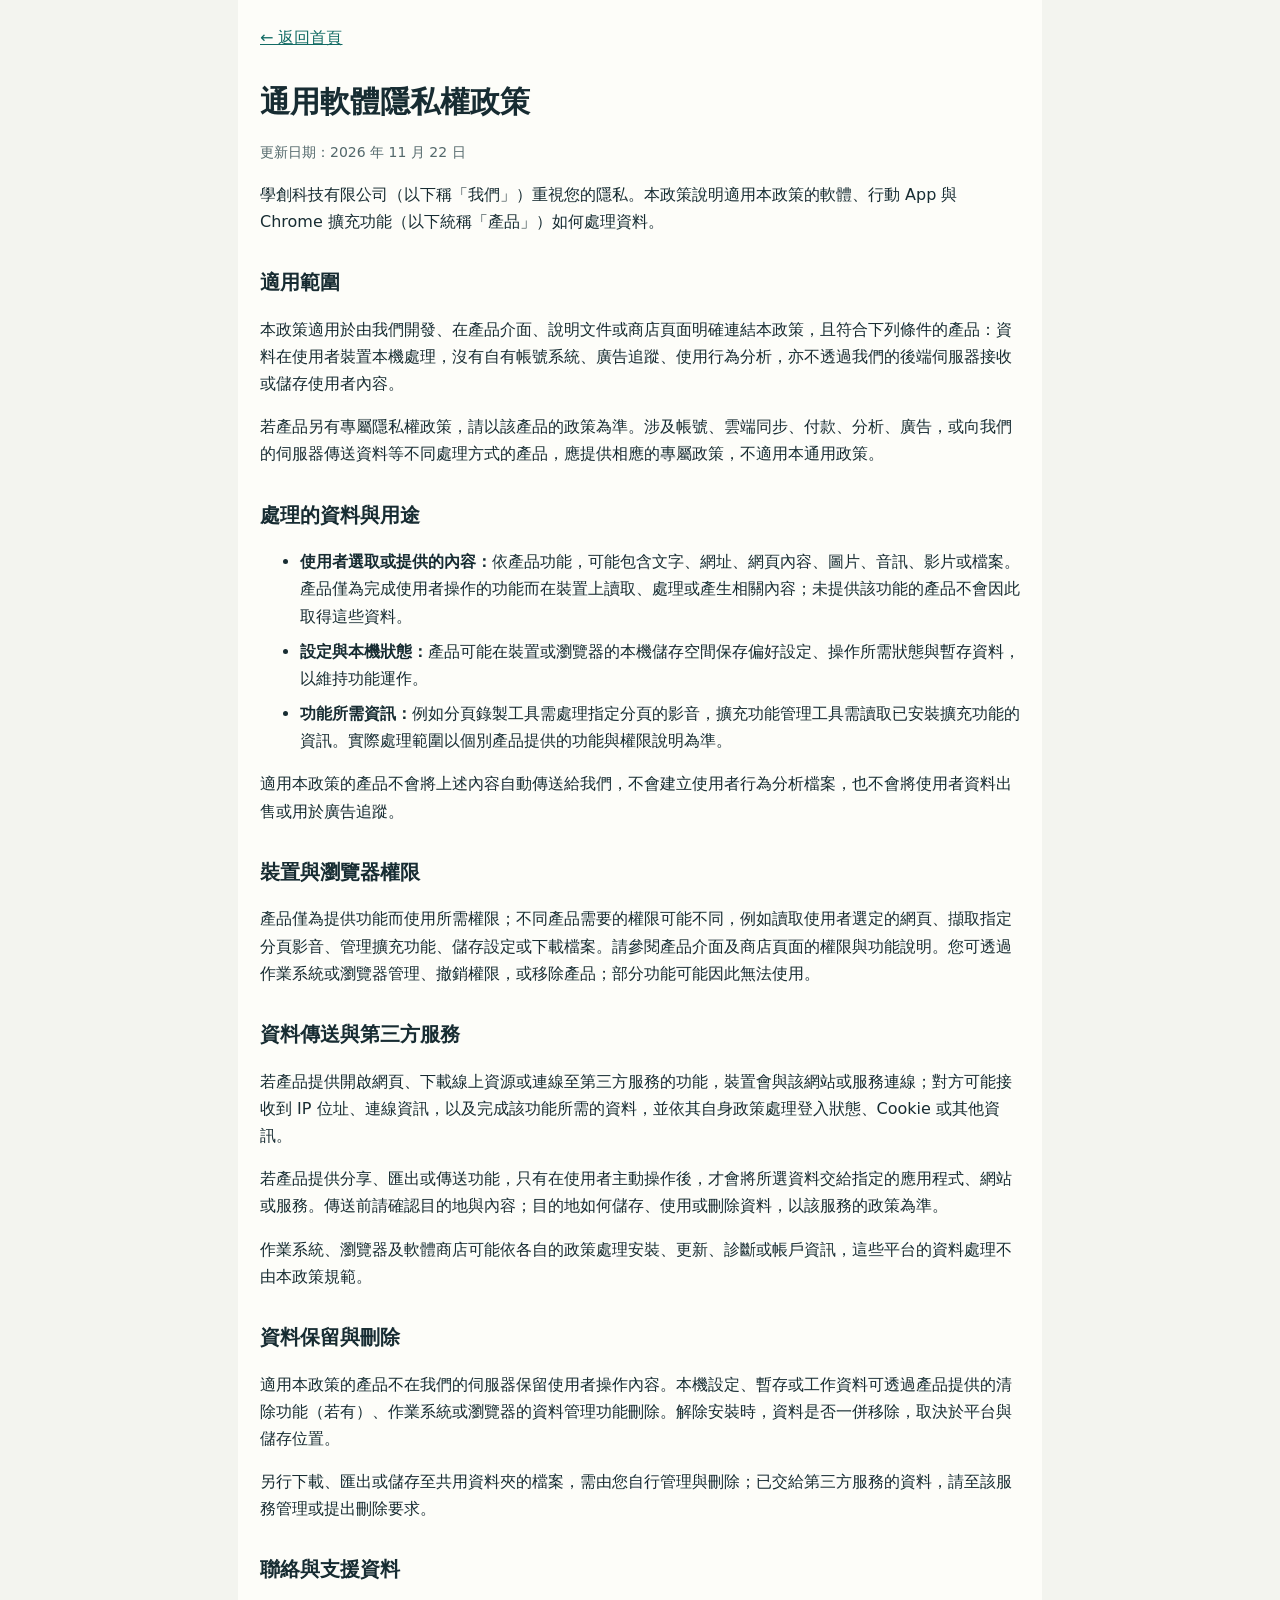
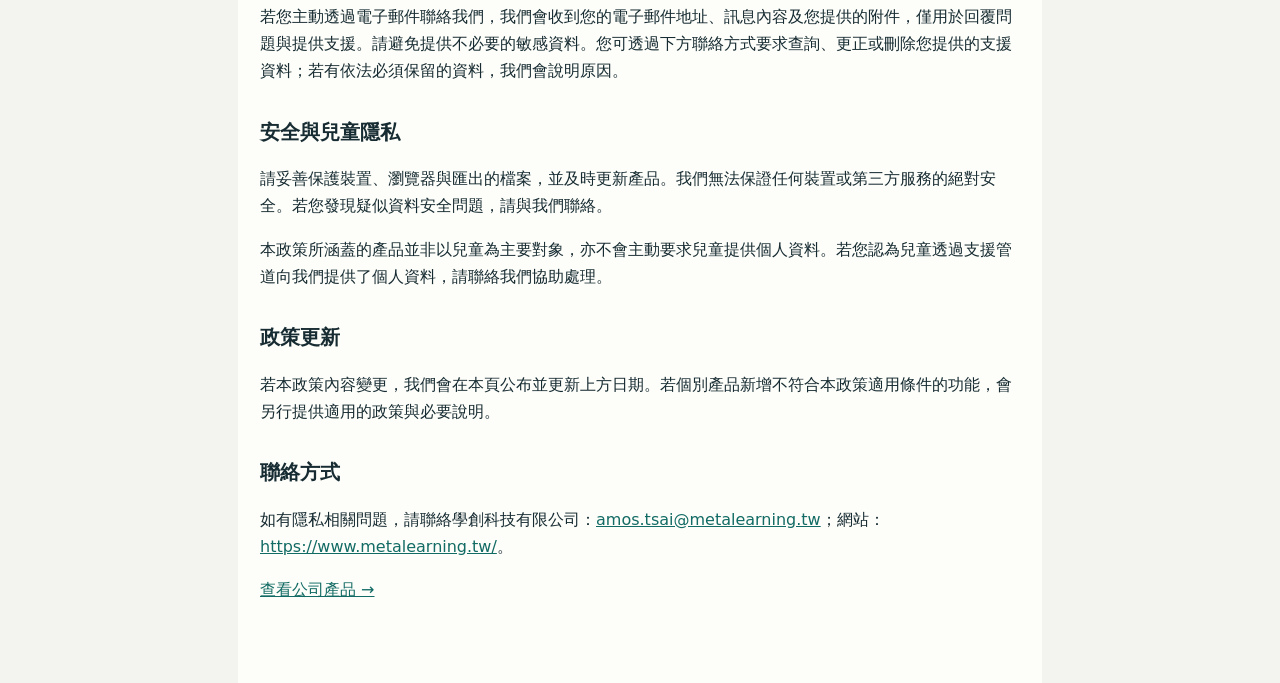
<file: privacy-policy.html>
<!doctype html>
<html lang="zh-Hant">
<head>
  <meta charset="UTF-8">
  <meta name="viewport" content="width=device-width,initial-scale=1">
  <title>通用軟體隱私權政策 | 學創科技有限公司</title>
  <meta name="description" content="學創科技有限公司通用軟體隱私權政策，說明適用軟體、App 與 Chrome 擴充功能的本機資料處理、權限、第三方服務與刪除方式。">
  <link rel="canonical" href="https://www.metalearning.tw/privacy-policy.html">
  <style>body{margin:0;background:#f3f4ef;color:#172c32;font:16px/1.7 system-ui,-apple-system,"Noto Sans TC",sans-serif}main{max-width:760px;margin:auto;padding:24px 22px 64px;background:#fdfdf9;min-height:100vh}h1{font-size:30px;line-height:1.25}h2{font-size:20px;margin-top:30px}a{color:#126b64}li{margin:8px 0}.meta{color:#53686b;font-size:14px}.back{display:inline-block;margin-bottom:12px}</style>
</head>
<body><main>
  <a class="back" href="/">← 返回首頁</a>
  <h1>通用軟體隱私權政策</h1>
  <p class="meta">更新日期：2026 年 11 月 22 日</p>
  <p>學創科技有限公司（以下稱「我們」）重視您的隱私。本政策說明適用本政策的軟體、行動 App 與 Chrome 擴充功能（以下統稱「產品」）如何處理資料。</p>

  <h2>適用範圍</h2>
  <p>本政策適用於由我們開發、在產品介面、說明文件或商店頁面明確連結本政策，且符合下列條件的產品：資料在使用者裝置本機處理，沒有自有帳號系統、廣告追蹤、使用行為分析，亦不透過我們的後端伺服器接收或儲存使用者內容。</p>
  <p>若產品另有專屬隱私權政策，請以該產品的政策為準。涉及帳號、雲端同步、付款、分析、廣告，或向我們的伺服器傳送資料等不同處理方式的產品，應提供相應的專屬政策，不適用本通用政策。</p>

  <h2>處理的資料與用途</h2>
  <ul>
    <li><strong>使用者選取或提供的內容：</strong>依產品功能，可能包含文字、網址、網頁內容、圖片、音訊、影片或檔案。產品僅為完成使用者操作的功能而在裝置上讀取、處理或產生相關內容；未提供該功能的產品不會因此取得這些資料。</li>
    <li><strong>設定與本機狀態：</strong>產品可能在裝置或瀏覽器的本機儲存空間保存偏好設定、操作所需狀態與暫存資料，以維持功能運作。</li>
    <li><strong>功能所需資訊：</strong>例如分頁錄製工具需處理指定分頁的影音，擴充功能管理工具需讀取已安裝擴充功能的資訊。實際處理範圍以個別產品提供的功能與權限說明為準。</li>
  </ul>
  <p>適用本政策的產品不會將上述內容自動傳送給我們，不會建立使用者行為分析檔案，也不會將使用者資料出售或用於廣告追蹤。</p>

  <h2>裝置與瀏覽器權限</h2>
  <p>產品僅為提供功能而使用所需權限；不同產品需要的權限可能不同，例如讀取使用者選定的網頁、擷取指定分頁影音、管理擴充功能、儲存設定或下載檔案。請參閱產品介面及商店頁面的權限與功能說明。您可透過作業系統或瀏覽器管理、撤銷權限，或移除產品；部分功能可能因此無法使用。</p>

  <h2>資料傳送與第三方服務</h2>
  <p>若產品提供開啟網頁、下載線上資源或連線至第三方服務的功能，裝置會與該網站或服務連線；對方可能接收到 IP 位址、連線資訊，以及完成該功能所需的資料，並依其自身政策處理登入狀態、Cookie 或其他資訊。</p>
  <p>若產品提供分享、匯出或傳送功能，只有在使用者主動操作後，才會將所選資料交給指定的應用程式、網站或服務。傳送前請確認目的地與內容；目的地如何儲存、使用或刪除資料，以該服務的政策為準。</p>
  <p>作業系統、瀏覽器及軟體商店可能依各自的政策處理安裝、更新、診斷或帳戶資訊，這些平台的資料處理不由本政策規範。</p>

  <h2>資料保留與刪除</h2>
  <p>適用本政策的產品不在我們的伺服器保留使用者操作內容。本機設定、暫存或工作資料可透過產品提供的清除功能（若有）、作業系統或瀏覽器的資料管理功能刪除。解除安裝時，資料是否一併移除，取決於平台與儲存位置。</p>
  <p>另行下載、匯出或儲存至共用資料夾的檔案，需由您自行管理與刪除；已交給第三方服務的資料，請至該服務管理或提出刪除要求。</p>

  <h2>聯絡與支援資料</h2>
  <p>若您主動透過電子郵件聯絡我們，我們會收到您的電子郵件地址、訊息內容及您提供的附件，僅用於回覆問題與提供支援。請避免提供不必要的敏感資料。您可透過下方聯絡方式要求查詢、更正或刪除您提供的支援資料；若有依法必須保留的資料，我們會說明原因。</p>

  <h2>安全與兒童隱私</h2>
  <p>請妥善保護裝置、瀏覽器與匯出的檔案，並及時更新產品。我們無法保證任何裝置或第三方服務的絕對安全。若您發現疑似資料安全問題，請與我們聯絡。</p>
  <p>本政策所涵蓋的產品並非以兒童為主要對象，亦不會主動要求兒童提供個人資料。若您認為兒童透過支援管道向我們提供了個人資料，請聯絡我們協助處理。</p>

  <h2>政策更新</h2>
  <p>若本政策內容變更，我們會在本頁公布並更新上方日期。若個別產品新增不符合本政策適用條件的功能，會另行提供適用的政策與必要說明。</p>

  <h2>聯絡方式</h2>
  <p>如有隱私相關問題，請聯絡學創科技有限公司：<a href="mailto:amos.tsai@metalearning.tw">amos.tsai@metalearning.tw</a>；網站：<a href="https://www.metalearning.tw/">https://www.metalearning.tw/</a>。</p>
  <p><a href="/products.html">查看公司產品 →</a></p>
</main></body>
</html>
</file>
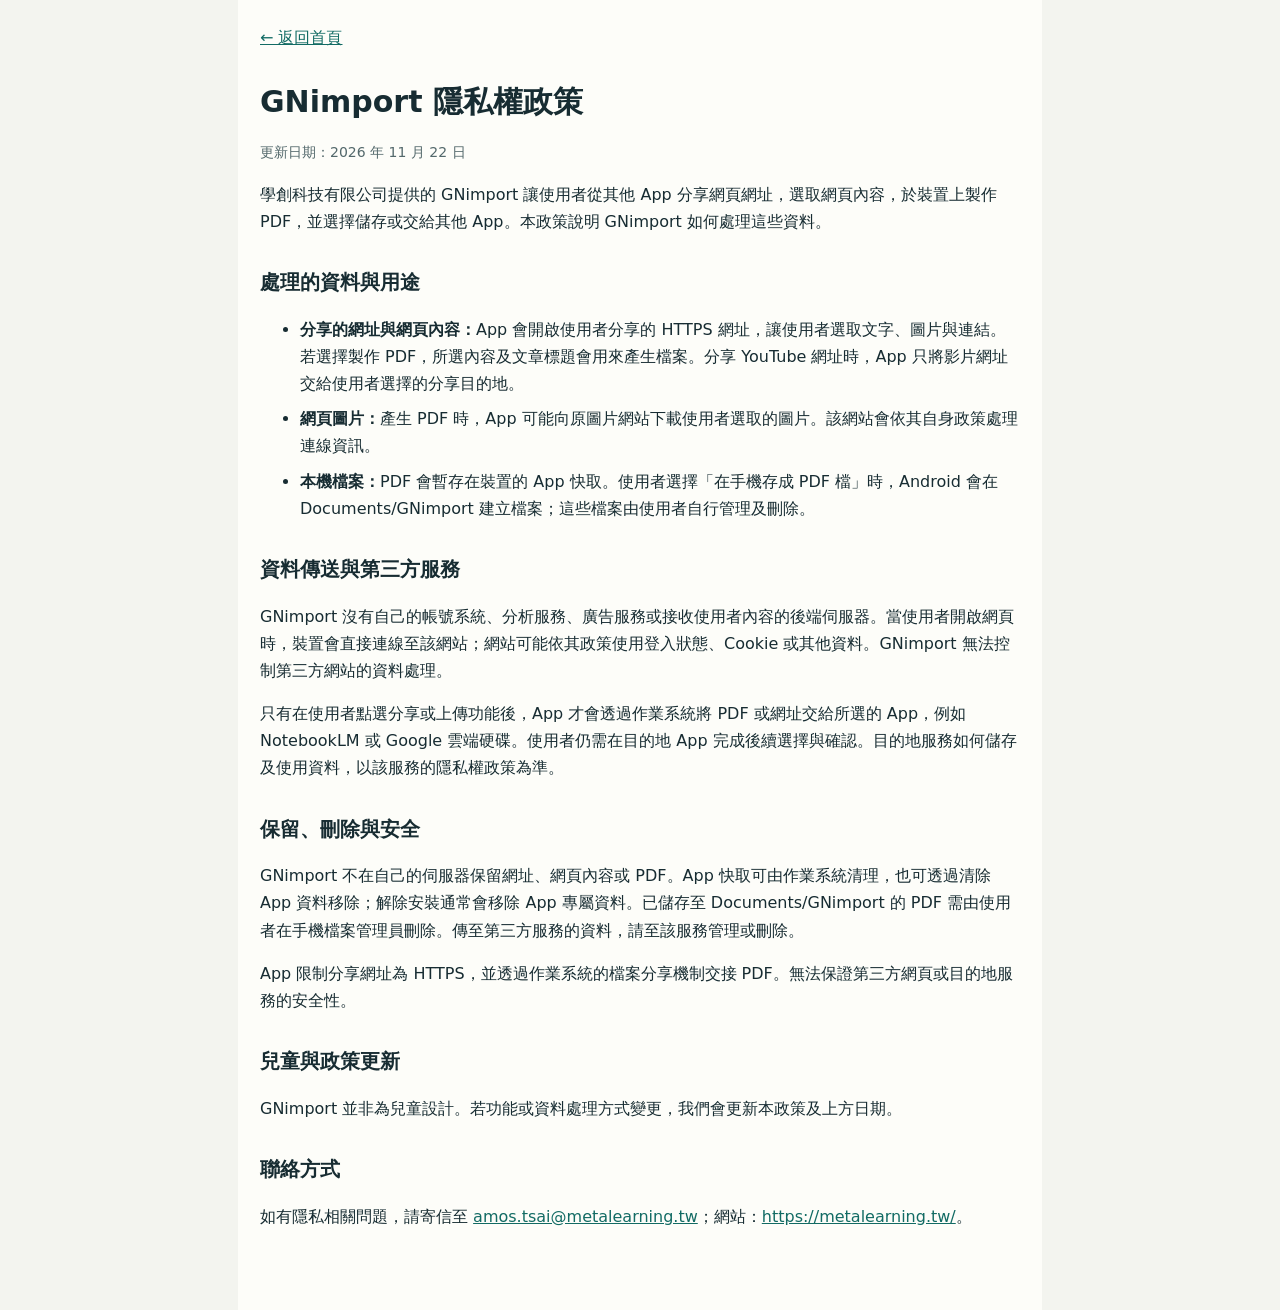
<file: apps/gnimport/privacy-policy.html>
<!doctype html>
<html lang="zh-Hant">
<head>
  <meta charset="UTF-8">
  <meta name="viewport" content="width=device-width,initial-scale=1">
  <title>GNimport 隱私權政策</title>
  <style>body{margin:0;background:#f3f4ef;color:#172c32;font:16px/1.7 system-ui,-apple-system,"Noto Sans TC",sans-serif}main{max-width:760px;margin:auto;padding:24px 22px 64px;background:#fdfdf9;min-height:100vh}h1{font-size:30px;line-height:1.25}h2{font-size:20px;margin-top:30px}a{color:#126b64}li{margin:8px 0}.meta{color:#53686b;font-size:14px}.back{display:inline-block;margin-bottom:12px}</style>
</head>
<body><main>
  <a class="back" href="/">← 返回首頁</a>
  <h1>GNimport 隱私權政策</h1>
  <p class="meta">更新日期：2026 年 11 月 22 日</p>
  <p>學創科技有限公司提供的 GNimport 讓使用者從其他 App 分享網頁網址，選取網頁內容，於裝置上製作 PDF，並選擇儲存或交給其他 App。本政策說明 GNimport 如何處理這些資料。</p>
  <h2>處理的資料與用途</h2>
  <ul>
    <li><strong>分享的網址與網頁內容：</strong>App 會開啟使用者分享的 HTTPS 網址，讓使用者選取文字、圖片與連結。若選擇製作 PDF，所選內容及文章標題會用來產生檔案。分享 YouTube 網址時，App 只將影片網址交給使用者選擇的分享目的地。</li>
    <li><strong>網頁圖片：</strong>產生 PDF 時，App 可能向原圖片網站下載使用者選取的圖片。該網站會依其自身政策處理連線資訊。</li>
    <li><strong>本機檔案：</strong>PDF 會暫存在裝置的 App 快取。使用者選擇「在手機存成 PDF 檔」時，Android 會在 Documents/GNimport 建立檔案；這些檔案由使用者自行管理及刪除。</li>
  </ul>
  <h2>資料傳送與第三方服務</h2>
  <p>GNimport 沒有自己的帳號系統、分析服務、廣告服務或接收使用者內容的後端伺服器。當使用者開啟網頁時，裝置會直接連線至該網站；網站可能依其政策使用登入狀態、Cookie 或其他資料。GNimport 無法控制第三方網站的資料處理。</p>
  <p>只有在使用者點選分享或上傳功能後，App 才會透過作業系統將 PDF 或網址交給所選的 App，例如 NotebookLM 或 Google 雲端硬碟。使用者仍需在目的地 App 完成後續選擇與確認。目的地服務如何儲存及使用資料，以該服務的隱私權政策為準。</p>
  <h2>保留、刪除與安全</h2>
  <p>GNimport 不在自己的伺服器保留網址、網頁內容或 PDF。App 快取可由作業系統清理，也可透過清除 App 資料移除；解除安裝通常會移除 App 專屬資料。已儲存至 Documents/GNimport 的 PDF 需由使用者在手機檔案管理員刪除。傳至第三方服務的資料，請至該服務管理或刪除。</p>
  <p>App 限制分享網址為 HTTPS，並透過作業系統的檔案分享機制交接 PDF。無法保證第三方網頁或目的地服務的安全性。</p>
  <h2>兒童與政策更新</h2>
  <p>GNimport 並非為兒童設計。若功能或資料處理方式變更，我們會更新本政策及上方日期。</p>
  <h2>聯絡方式</h2>
  <p>如有隱私相關問題，請寄信至 <a href="mailto:amos.tsai@metalearning.tw">amos.tsai@metalearning.tw</a>；網站：<a href="https://metalearning.tw/">https://metalearning.tw/</a>。</p>
</main></body>
</html>
</file>
